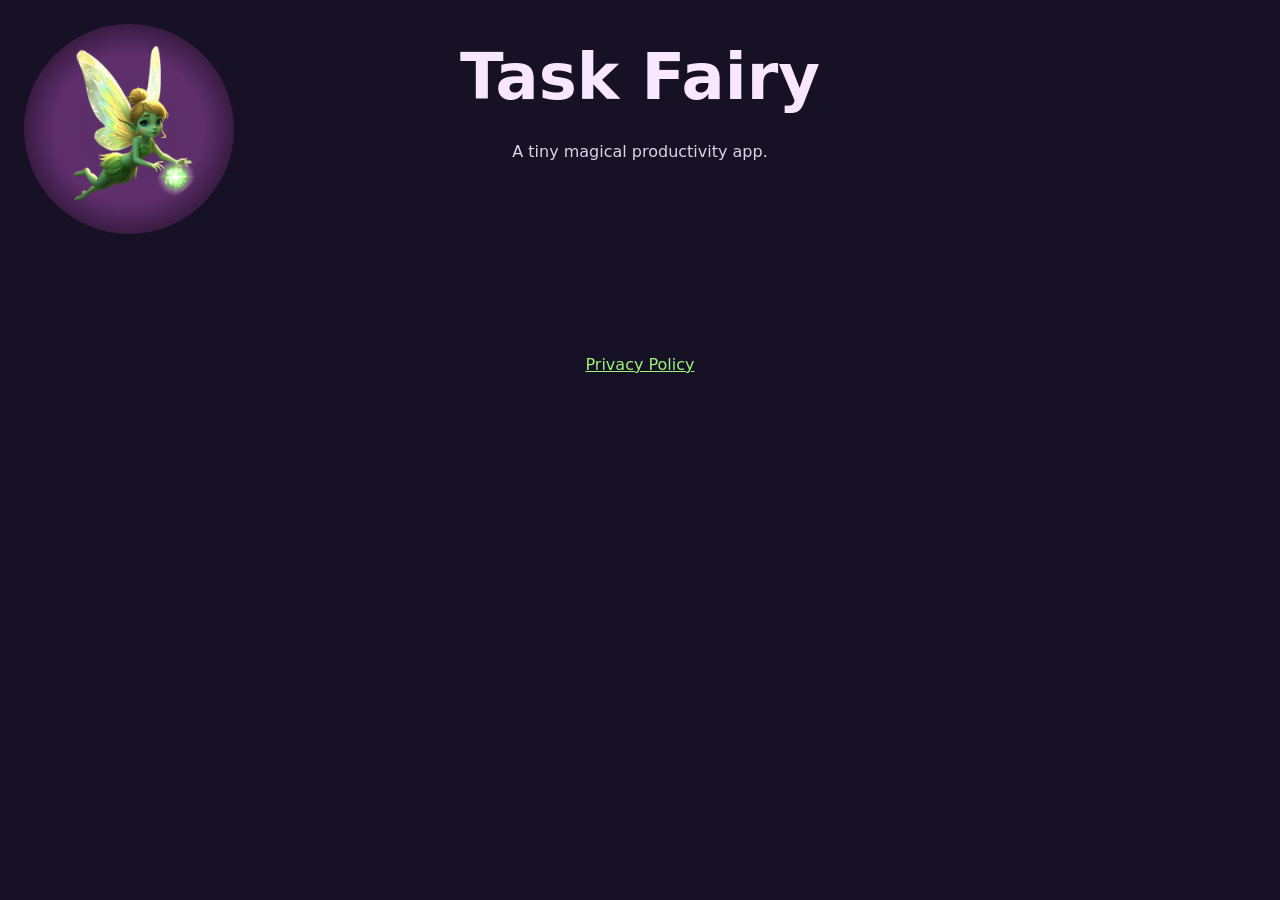
<file: index.html>
<!DOCTYPE html>
<html lang="en">
<head>
  <meta charset="UTF-8" />
  <meta name="viewport" content="width=device-width, initial-scale=1.0" />
  <link rel="stylesheet" href="css/style.css?v=8">
  <title>Task Fairy</title>
</head>
<body>

  <main>

    <img src="assets/fairy.png" alt="Task Fairy" class="fairy">

    <h1>Task Fairy</h1>

    <p>A tiny magical productivity app.</p>

    <section class="demo" aria-label="Task Fairy app demonstration">
      <video id="task-fairy-demo" autoplay muted loop playsinline preload="auto">
        <source src="assets/task-fairy-demo.mp4?v=6" type="video/mp4">
        Your browser does not support embedded video.
      </video>
    </section>

    <a href="privacy.html">Privacy Policy</a>

  </main>

  <script>
    const demoVideo = document.getElementById("task-fairy-demo");

    demoVideo.muted = true;
    demoVideo.play().catch(() => {
      demoVideo.addEventListener("canplay", () => demoVideo.play(), { once: true });
    });
  </script>

</body>
</html>
</file>
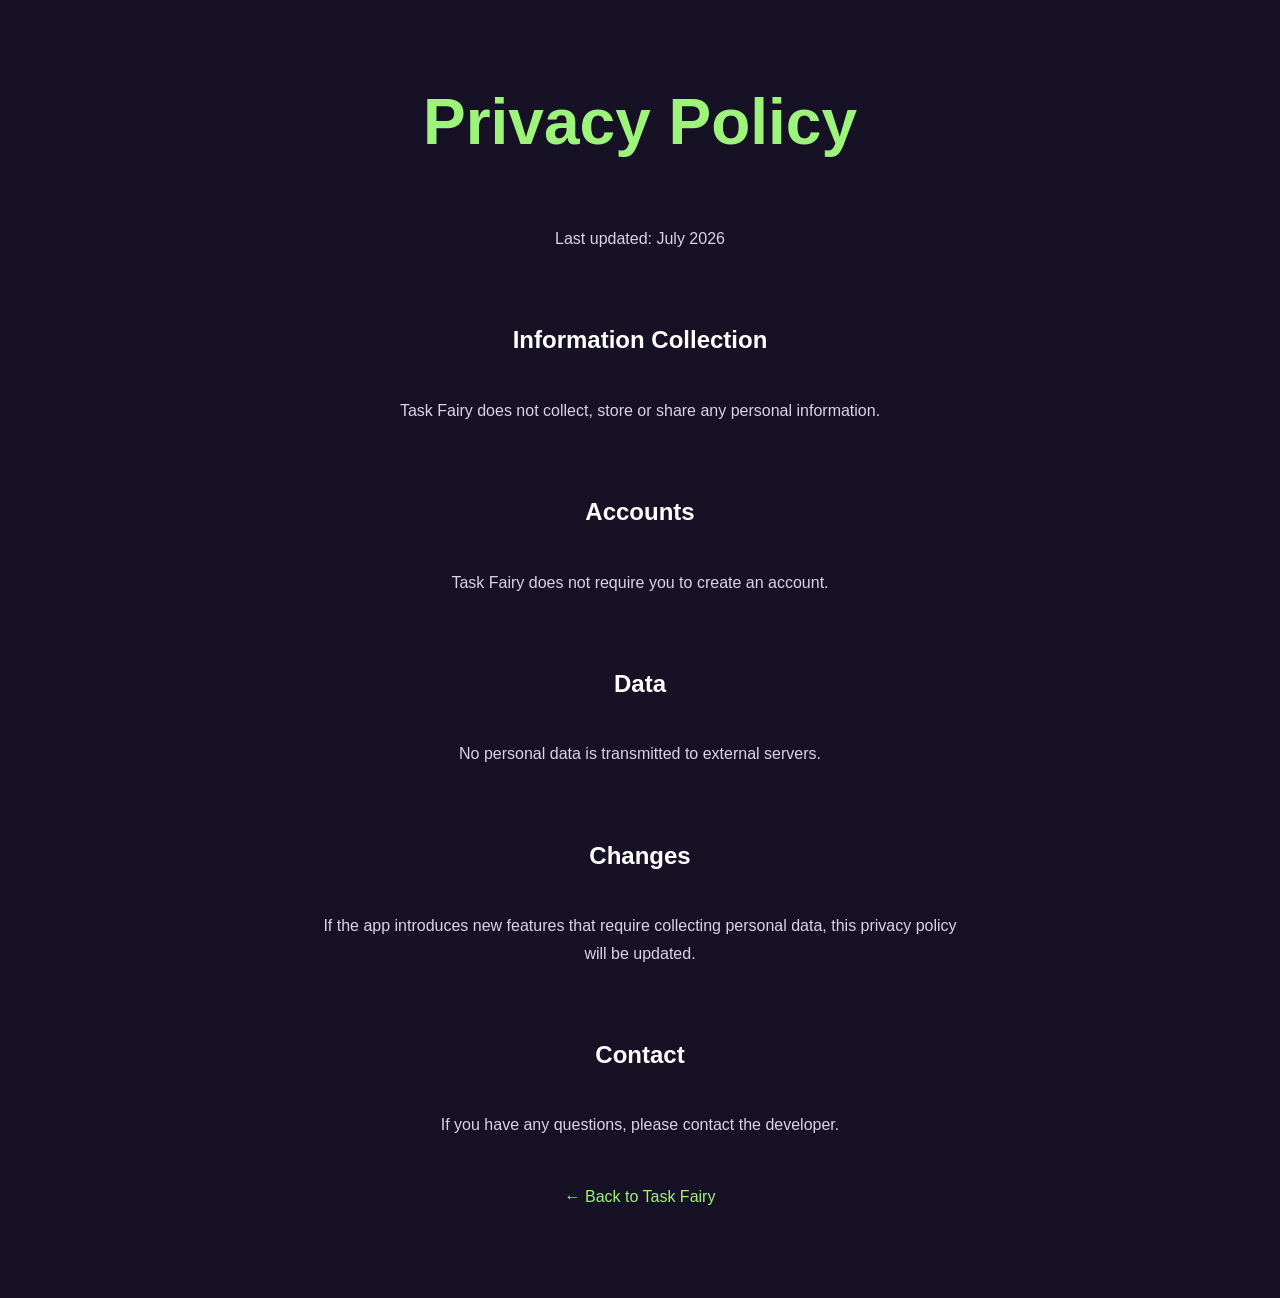
<file: privacy.html>
<!DOCTYPE html>
<html lang="en">
<head>
  <meta charset="UTF-8" />
  <meta name="viewport" content="width=device-width, initial-scale=1.0" />
  <link rel="stylesheet" href="css/style.css">
  <title>Privacy Policy - Task Fairy</title>

  <style>
    body {
      margin: 0;
      font-family: Arial, Helvetica, sans-serif;
      background: #171126;
      color: #F8E7FF;
      line-height: 1.7;
    }

    main {
      max-width: 700px;
      margin: 0 auto;
      padding: 60px 24px;
    }

    h1 {
      color: #9EF47A;
      margin-bottom: 32px;
    }

    h2 {
      margin-top: 40px;
      color: white;
    }

    a {
      color: #9EF47A;
      text-decoration: none;
    }

    a:hover {
      text-decoration: underline;
    }

    p {
      color: #DDD2E8;
    }
  </style>
</head>

<body>

<main>

<h1>Privacy Policy</h1>

<p>
Last updated: July 2026
</p>

<h2>Information Collection</h2>

<p>
Task Fairy does not collect, store or share any personal information.
</p>

<h2>Accounts</h2>

<p>
Task Fairy does not require you to create an account.
</p>

<h2>Data</h2>

<p>
No personal data is transmitted to external servers.
</p>

<h2>Changes</h2>

<p>
If the app introduces new features that require collecting personal data,
this privacy policy will be updated.
</p>

<h2>Contact</h2>

<p>
If you have any questions, please contact the developer.
</p>

<p>
<a href="index.html">← Back to Task Fairy</a>
</p>

</main>

</body>
</html>
</file>
<file: css/style.css>
body {
  margin: 0;
  background: #171126;
  color: #F8E7FF;
  font-family: system-ui, sans-serif;
}

main {
  position: relative;
  min-height: 100vh;
  display: flex;
  flex-direction: column;
  align-items: center;
  box-sizing: border-box;
  padding: 32px 24px 40px;
  text-align: center;
}

.fairy {
  position: absolute;
  top: 24px;
  left: 24px;
  width: 210px;
  height: 210px;
  border-radius: 50%;
  object-fit: cover;
}

h1 {
  font-size: 4rem;
  margin-top: 8px;
  margin-bottom: 12px;
}

p {
  margin-bottom: 28px;
  color: #DDD2E8;
}

.demo {
  width: min(100%, 260px);
  margin-bottom: 36px;
  background: #171126;
}

.demo video {
  display: block;
  width: 100%;
  height: auto;
  border: 0;
  outline: 0;
  background: transparent;
  mix-blend-mode: lighten;
}

a {
  color: #9EF47A;
}

a:hover {
  opacity: .75;
}

.button {
  display: inline-block;
  margin-top: 24px;
  padding: 14px 28px;
  border-radius: 999px;
  background: #9EF47A;
  color: #171126;
  font-weight: 700;
}

.button:hover {
  opacity: .9;
}

footer {
  margin-top: 80px;
  text-align: center;
  color: #A998BF;
  font-size: .9rem;
}

@media (max-width: 600px) {
  main {
    padding-top: 24px;
  }

  .fairy {
    top: 16px;
    left: 16px;
    width: 96px;
    height: 96px;
  }

  h1 {
    margin-top: 4px;
    font-size: 3rem;
  }
}
</file>
